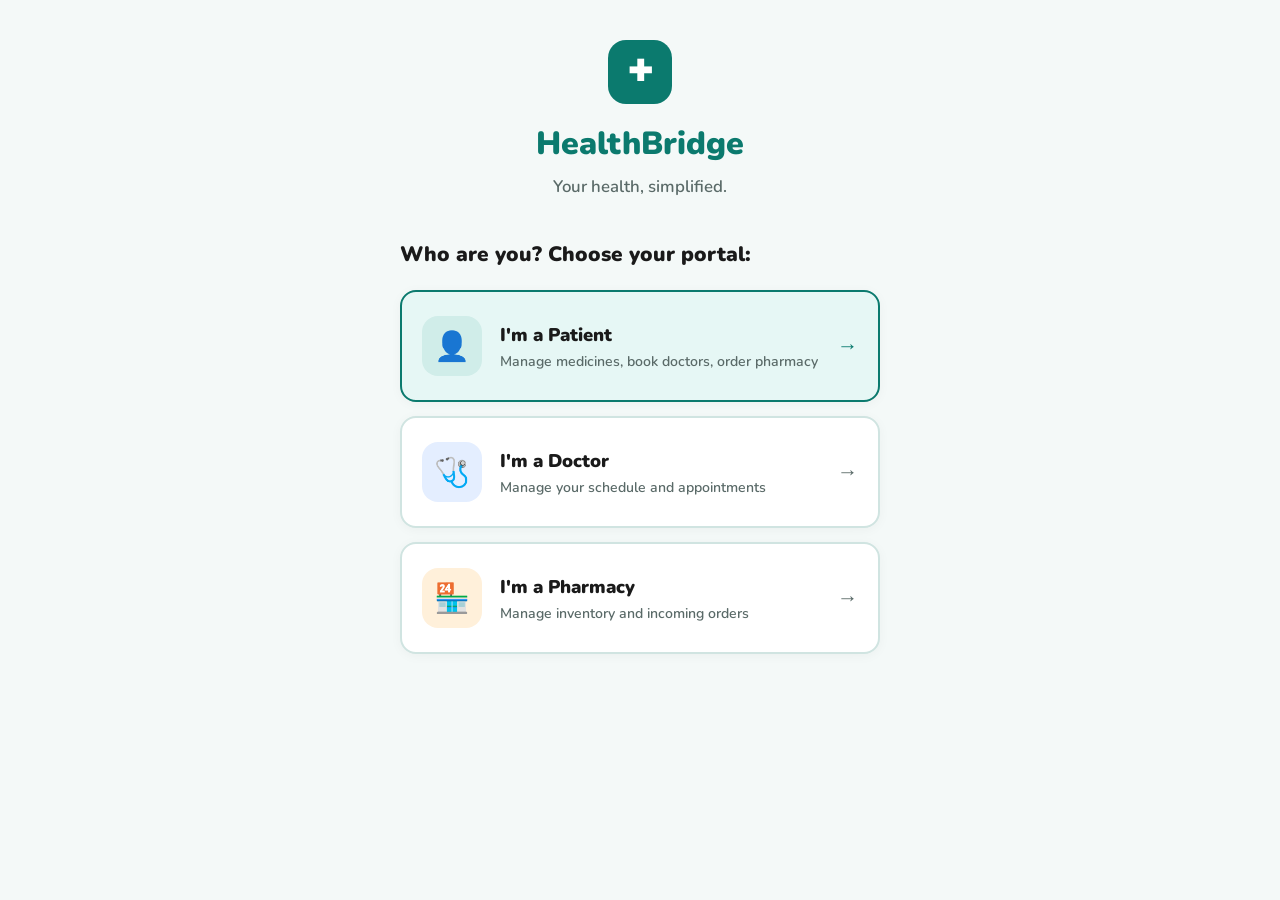
<file: index.html>
<!DOCTYPE html>
<html lang="en">
<head>
<meta charset="UTF-8"/>
<meta name="viewport" content="width=device-width, initial-scale=1.0"/>
<title>HealthBridge - Welcome</title>
<link href="https://cdn.jsdelivr.net/npm/bootstrap@5.3.2/dist/css/bootstrap.min.css" rel="stylesheet"/>
<link href="https://fonts.googleapis.com/css2?family=Nunito:wght@400;600;700;800;900&display=swap" rel="stylesheet"/>
<link rel="stylesheet" href="css/style.css">
</head>
<body>

  <div class="container" style="max-width:520px; padding:40px 20px 60px;">

    <div style="text-align:center; margin-bottom:40px;">
      <div style="width:64px;height:64px;border-radius:18px;background:var(--primary);display:flex;align-items:center;justify-content:center;font-size:1.8rem;color:#fff;font-weight:900;margin:0 auto 16px;">✚</div>
      <div style="font-size:2rem;font-weight:900;color:var(--primary);">HealthBridge</div>
      <div style="font-size:1.05rem;font-weight:600;color:var(--muted);margin-top:6px;">Your health, simplified.</div>
    </div>

    <div style="font-size:1.3rem;font-weight:900;color:var(--text);margin-bottom:20px;">Who are you? Choose your portal:</div>

    <div style="display:flex;flex-direction:column;gap:14px;">

      <div class="role-card-big primary-role" onclick="window.location.href='patient-login.html'">
        <div class="role-big-icon" style="background:#d0ede9;">👤</div>
        <div>
          <div class="role-big-title">I'm a Patient</div>
          <div class="role-big-desc">Manage medicines, book doctors, order pharmacy</div>
        </div>
        <div style="margin-left:auto;font-size:1.3rem;color:var(--primary);">→</div>
      </div>

      <div class="role-card-big" onclick="window.location.href='doctor-login.html'">
        <div class="role-big-icon" style="background:#e4eeff;">🩺</div>
        <div>
          <div class="role-big-title">I'm a Doctor</div>
          <div class="role-big-desc">Manage your schedule and appointments</div>
        </div>
        <div style="margin-left:auto;font-size:1.3rem;color:var(--muted);">→</div>
      </div>

      <div class="role-card-big" onclick="window.location.href='pharmacy-login.html'">
        <div class="role-big-icon" style="background:#fff0da;">🏪</div>
        <div>
          <div class="role-big-title">I'm a Pharmacy</div>
          <div class="role-big-desc">Manage inventory and incoming orders</div>
        </div>
        <div style="margin-left:auto;font-size:1.3rem;color:var(--muted);">→</div>
      </div>

    </div>
  </div>

<script src="https://cdn.jsdelivr.net/npm/bootstrap@5.3.2/dist/js/bootstrap.bundle.min.js"></script>
</body>
</html>
</file>
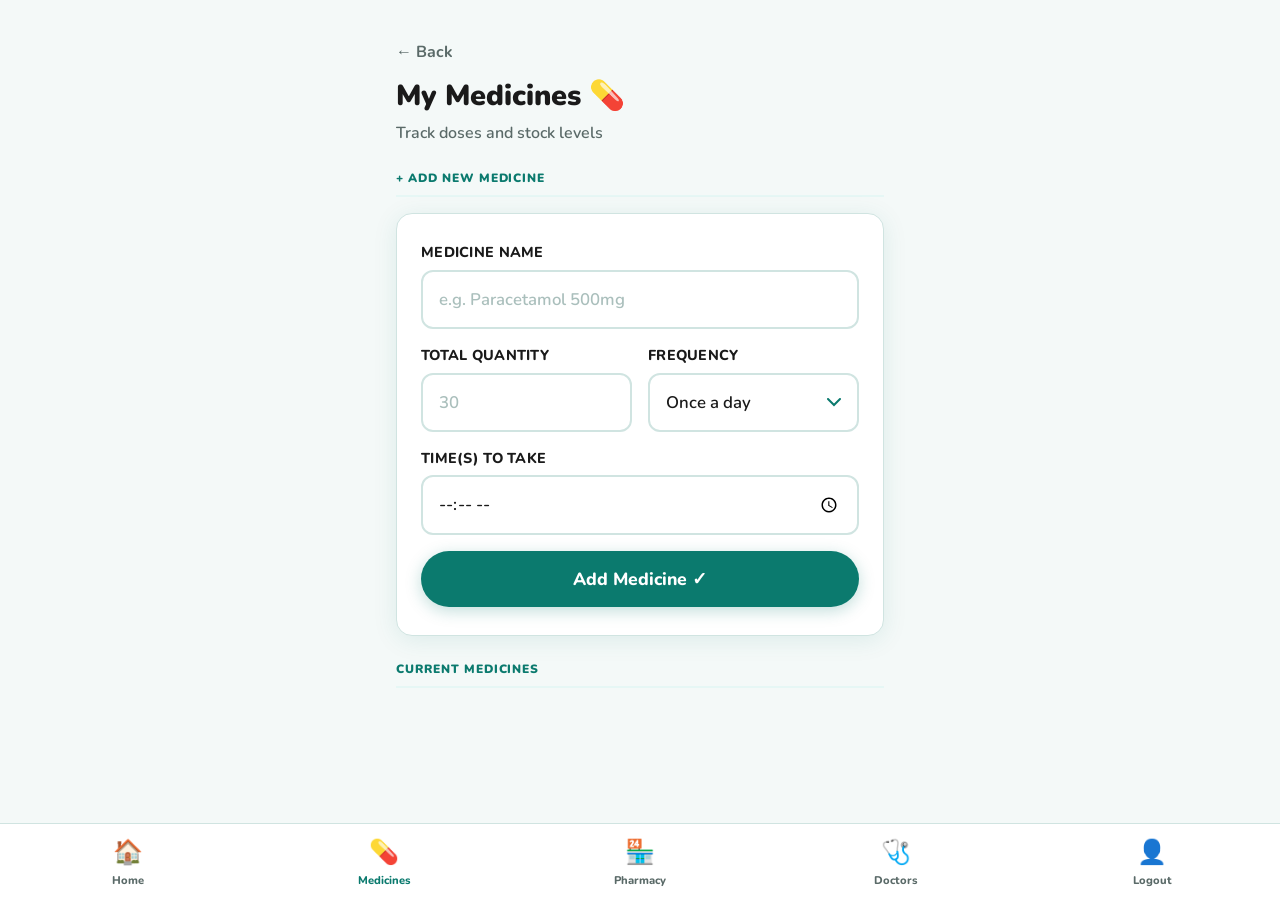
<file: medicine-tracker.html>
<!DOCTYPE html>
<html lang="en">
<head>
<meta charset="UTF-8"/>
<meta name="viewport" content="width=device-width, initial-scale=1.0"/>
<title>HealthBridge - Medicine Tracker</title>
<link href="https://cdn.jsdelivr.net/npm/bootstrap@5.3.2/dist/css/bootstrap.min.css" rel="stylesheet"/>
<link href="https://fonts.googleapis.com/css2?family=Nunito:wght@400;600;700;800;900&display=swap" rel="stylesheet"/>
<link rel="stylesheet" href="css/style.css">
</head>
<body>

  <div class="page-content">
    <div class="container" style="max-width:520px;padding:30px 16px;">
      <button class="back-btn" onclick="window.location.href='patient-dashboard.html'">← Back</button>
      <div class="page-title">My Medicines 💊</div>
      <div class="page-sub">Track doses and stock levels</div>

      <div class="section-divider">+ Add New Medicine</div>
      <div class="hb-card mb-4">
        <div class="mb-3">
          <label class="hb-label">Medicine Name</label>
          <input class="hb-input" type="text" id="med-name" placeholder="e.g. Paracetamol 500mg"/>
        </div>
        
        <div class="row g-3 mb-3">
          <div class="col-6">
            <label class="hb-label">Total Quantity</label>
            <input class="hb-input" type="number" id="med-qty" placeholder="30" min="1"/>
          </div>
          <div class="col-6">
            <label class="hb-label">Frequency</label>
            <select class="hb-input" id="med-freq" onchange="updateTimeInputs()">
              <option value="Once a day">Once a day</option>
              <option value="Twice a day">Twice a day</option>
              <option value="Three times">Three times</option>
              <option value="As needed">As needed</option>
            </select>
          </div>
        </div>
        
        <div class="mb-3">
          <label class="hb-label">Time(s) to take</label>
          <div id="time-inputs-container" style="display:flex; gap:10px; flex-wrap: wrap;">
            <input class="hb-input" type="time" required/>
          </div>
        </div>
        
        <button class="btn-hb-primary" onclick="addNewMedicine()">Add Medicine ✓</button>
      </div>

      <div class="section-divider">Current Medicines</div>
      <div id="medicine-list-container" style="display:flex;flex-direction:column;gap:12px;"></div>

    </div>
  </div>

  <nav class="bottom-nav">
    <button class="bn-item" onclick="window.location.href='patient-dashboard.html'"><span class="bn-icon">🏠</span>Home</button>
    <button class="bn-item active" onclick="window.location.href='medicine-tracker.html'"><span class="bn-icon">💊</span>Medicines</button>
    <button class="bn-item" onclick="window.location.href='pharmacy-stores.html'"><span class="bn-icon">🏪</span>Pharmacy</button>
    <button class="bn-item" onclick="window.location.href='doctor-search.html'"><span class="bn-icon">🩺</span>Doctors</button>
    <button class="bn-item" onclick="confirmLogout()"><span class="bn-icon">👤</span>Logout</button>
  </nav>

<script>
  let myMedicines = JSON.parse(localStorage.getItem('healthBridge_medicines')) || [];

  // --- 1. Dynamic Clock Inputs Logic ---
  function updateTimeInputs() {
    const freq = document.getElementById('med-freq').value;
    const container = document.getElementById('time-inputs-container');
    
    // Decide how many clocks we need
    let count = 1;
    if (freq === 'Twice a day') count = 2;
    if (freq === 'Three times') count = 3;
    if (freq === 'As needed') count = 0; // No clocks needed

    container.innerHTML = ''; // Clear existing clocks
    
    // Inject the new clocks
    for (let i = 0; i < count; i++) {
      container.innerHTML += `<input class="hb-input" type="time" style="flex:1;" required/>`;
    }
    
    if (count === 0) {
      container.innerHTML = `<div style="font-size:.9rem; color:var(--muted); font-weight:600;">Take only when experiencing symptoms.</div>`;
    }
  }

  // --- 2. Render UI ---
  function renderMedicines() {
    const container = document.getElementById('medicine-list-container');
    container.innerHTML = ''; 
    myMedicines.forEach(med => {
      let stockClass = med.quantity <= 5 ? "stock-low" : "stock-ok";
      let stockText = med.quantity <= 5 ? `⚠ Only ${med.quantity} left` : `✓ ${med.quantity} left`;

      // Extract all display times and join them with a comma (e.g. "8:00 AM, 8:00 PM")
      let timeString = "As needed";
      if (med.times && med.times.length > 0) {
        timeString = med.times.map(t => t.displayTime).join(', ');
      }

      const card = `
        <div class="med-card">
          <div class="med-pill-icon">💊</div>
          <div style="flex:1;">
            <div class="med-name">${med.name}</div>
            <div class="med-info">${med.frequency} · ${timeString}</div>
            <div class="med-stock ${stockClass}" id="stock-${med.id}">${stockText}</div>
          </div>
          <button class="btn-taken" onclick="markTaken(${med.id})">✓ Mark Taken</button>
          <button class="btn-hb-danger" style="padding: 10px; font-size: 0.8rem; margin-left: 5px;" onclick="deleteMedicine(${med.id})">X</button>
        </div>
      `;
      container.insertAdjacentHTML('beforeend', card);
    });
  }

  // --- 3. Add Medicine (Upgraded for Multiple Times) ---
  function addNewMedicine() {
    const nameVal = document.getElementById('med-name').value.trim();
    const qtyVal = document.getElementById('med-qty').value;
    const freqVal = document.getElementById('med-freq').value;
    
    // Grab all the clock inputs we generated
    const timeInputs = document.querySelectorAll('#time-inputs-container input[type="time"]');
    let timesList = [];
    let allTimesFilled = true;

    timeInputs.forEach(input => {
      if (!input.value) {
        allTimesFilled = false;
      } else {
        // Convert to 12-hour AM/PM format
        let parts = input.value.split(':');
        let hours = parseInt(parts[0]);
        let ampm = hours >= 12 ? 'PM' : 'AM';
        hours = hours % 12 || 12;
        let display = hours + ':' + parts[1] + ' ' + ampm;
        
        timesList.push({
          rawTime: input.value,
          displayTime: display,
          alarmTriggered: false
        });
      }
    });

    if (!nameVal || !qtyVal || !allTimesFilled) { 
      alert('Please fill out all fields and set all clocks.'); 
      return; 
    }

    const newMed = {
      id: Date.now(),
      name: nameVal,
      quantity: parseInt(qtyVal),
      frequency: freqVal,
      times: timesList // We now save an array of times!
    };

    myMedicines.push(newMed);
    localStorage.setItem('healthBridge_medicines', JSON.stringify(myMedicines)); 
    
    renderMedicines(); 
    
    // Reset Form
    document.getElementById('med-name').value = '';
    document.getElementById('med-qty').value = '';
    document.getElementById('med-freq').value = 'Once a day';
    updateTimeInputs(); // Reset clocks back to 1
  }

  // --- 4. Inventory Math ---
  function markTaken(medicineId) {
    let med = myMedicines.find(m => m.id === medicineId);
    if (med && med.quantity > 0) {
      med.quantity -= 1; 
      localStorage.setItem('healthBridge_medicines', JSON.stringify(myMedicines)); 
      renderMedicines(); 
    }
  }

  function deleteMedicine(medicineId) {
    if (confirm("Remove this medicine?")) {
      myMedicines = myMedicines.filter(m => m.id !== medicineId);
      localStorage.setItem('healthBridge_medicines', JSON.stringify(myMedicines));
      renderMedicines();
    }
  }

  // --- 5. Multi-Alarm System ---
  setInterval(function() {
    const now = new Date();
    const currentTimeString = now.getHours().toString().padStart(2, '0') + ':' + now.getMinutes().toString().padStart(2, '0');
    let needsSave = false;

    myMedicines.forEach(med => {
      if (med.times) {
        med.times.forEach(t => {
          if (t.rawTime === currentTimeString && !t.alarmTriggered) {
            alert(`🔔 HEALTHBRIDGE REMINDER: It is time to take your ${med.name}!`);
            t.alarmTriggered = true;
            needsSave = true;
          }
        });
      }
    });

    if (needsSave) {
      localStorage.setItem('healthBridge_medicines', JSON.stringify(myMedicines));
    }
  }, 5000);

  function confirmLogout() {
    if (confirm("Are you sure you want to log out of HealthBridge?")) {
      localStorage.removeItem('healthBridge_patientName');
      window.location.href = 'index.html';
    }
  }

  renderMedicines();
</script>
</body>
</html>
</file>
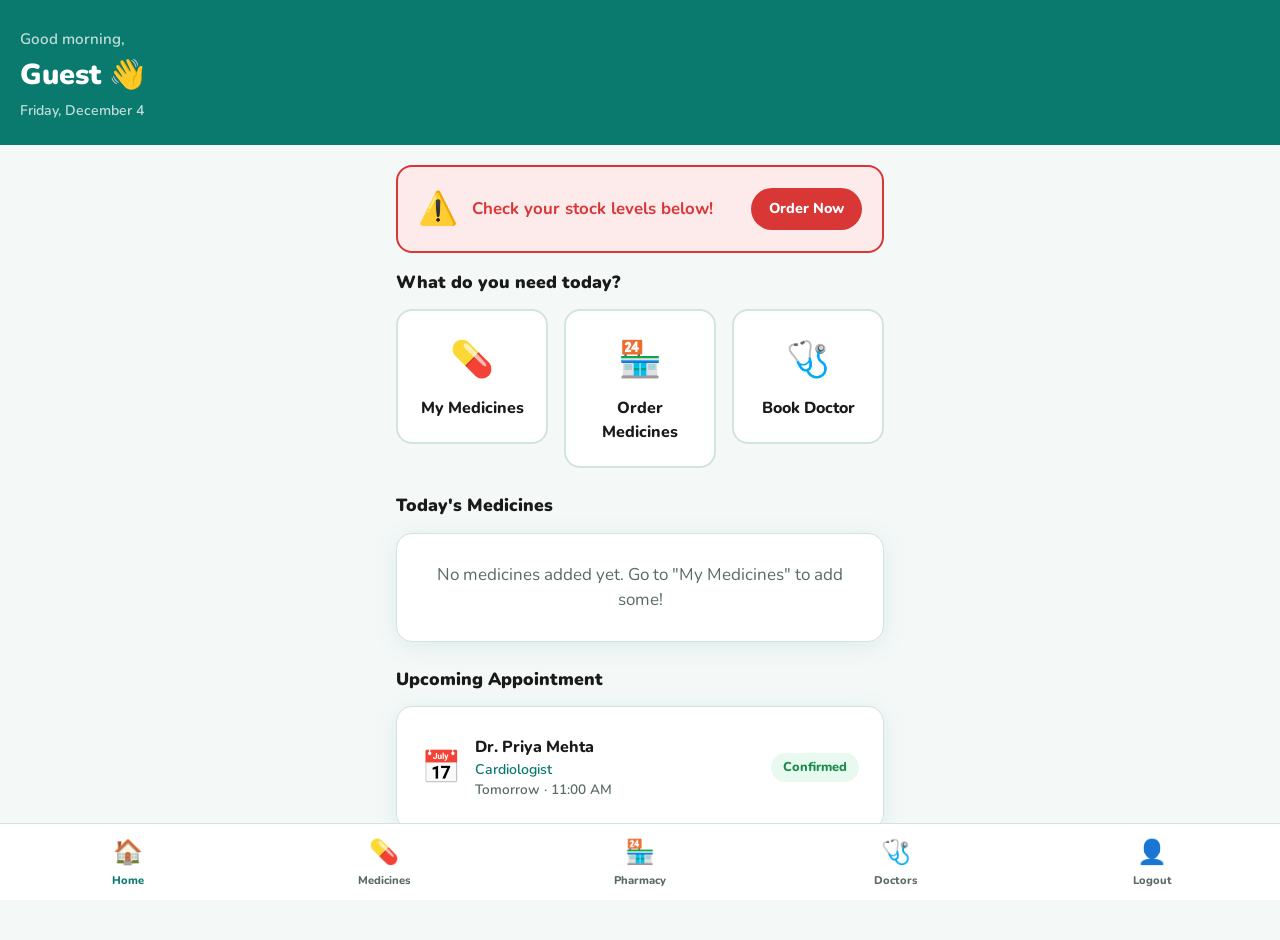
<file: patient-dashboard.html>
<!DOCTYPE html>
<html lang="en">
<head>
<meta charset="UTF-8"/>
<meta name="viewport" content="width=device-width, initial-scale=1.0"/>
<title>HealthBridge - Patient Dashboard</title>
<link href="https://cdn.jsdelivr.net/npm/bootstrap@5.3.2/dist/css/bootstrap.min.css" rel="stylesheet"/>
<link href="https://fonts.googleapis.com/css2?family=Nunito:wght@400;600;700;800;900&display=swap" rel="stylesheet"/>
<link rel="stylesheet" href="css/style.css">
</head>
<body>

  <div class="page-content">
    <div style="background:var(--primary);padding:28px 20px 24px;">
      <div style="color:rgba(255,255,255,.75);font-size:.95rem;font-weight:600;">Good morning,</div>
      <div id="greeting-name" style="color:#fff;font-size:1.8rem;font-weight:900;margin-top:2px;">Guest 👋</div>
      <div id="current-date" style="color:rgba(255,255,255,.75);font-size:.88rem;font-weight:600;margin-top:4px;">Loading Date...</div>
    </div>

    <div class="container" style="max-width:520px;padding:20px 16px;">

      <div class="alert-low-stock mb-3">
        <div class="alert-icon">⚠️</div>
        <div class="alert-msg flex-grow-1">Check your stock levels below!</div>
        <button class="alert-action" onclick="window.location.href='pharmacy-stores.html'">Order Now</button>
      </div>

      <div style="font-size:1.1rem;font-weight:900;color:var(--text);margin-bottom:14px;">What do you need today?</div>
      <div class="row g-3 mb-4">
        <div class="col-4"><button class="quick-action" onclick="window.location.href='medicine-tracker.html'"><div class="qa-icon">💊</div><div class="qa-label">My Medicines</div></button></div>
        <div class="col-4"><button class="quick-action" onclick="window.location.href='pharmacy-stores.html'"><div class="qa-icon">🏪</div><div class="qa-label">Order Medicines</div></button></div>
        <div class="col-4"><button class="quick-action" onclick="window.location.href='doctor-search.html'"><div class="qa-icon">🩺</div><div class="qa-label">Book Doctor</div></button></div>
      </div>

      <div style="font-size:1.1rem;font-weight:900;color:var(--text);margin-bottom:14px;">Today's Medicines</div>
      
      <div id="dashboard-med-list" style="display:flex;flex-direction:column;gap:12px;"></div>

      <div style="font-size:1.1rem;font-weight:900;color:var(--text);margin:24px 0 14px;">Upcoming Appointment</div>
      <div class="hb-card" style="display:flex;align-items:center;gap:14px;">
        <div style="font-size:2rem;">📅</div>
        <div style="flex:1;">
          <div style="font-size:1rem;font-weight:800;">Dr. Priya Mehta</div>
          <div style="font-size:.88rem;font-weight:600;color:var(--primary);">Cardiologist</div>
          <div style="font-size:.85rem;font-weight:600;color:var(--muted);">Tomorrow · 11:00 AM</div>
        </div>
        <div style="background:var(--success-lt);color:var(--success);border-radius:50px;padding:5px 12px;font-size:.8rem;font-weight:800;">Confirmed</div>
      </div>

    </div>
  </div>

  <nav class="bottom-nav">
    <button class="bn-item active" onclick="window.location.href='patient-dashboard.html'"><span class="bn-icon">🏠</span>Home</button>
    <button class="bn-item" onclick="window.location.href='medicine-tracker.html'"><span class="bn-icon">💊</span>Medicines</button>
    <button class="bn-item" onclick="window.location.href='pharmacy-stores.html'"><span class="bn-icon">🏪</span>Pharmacy</button>
    <button class="bn-item" onclick="window.location.href='doctor-search.html'"><span class="bn-icon">🩺</span>Doctors</button>
    <button class="bn-item" onclick="confirmLogout()"><span class="bn-icon">👤</span>Logout</button>
  </nav>

<script>
  // Setup Header Details
  const savedName = localStorage.getItem('healthBridge_patientName');
  if (savedName) document.getElementById('greeting-name').innerHTML = savedName + " 👋";
  document.getElementById('current-date').textContent = new Date().toLocaleDateString('en-US', { weekday: 'long', day: 'numeric', month: 'long' });

  let myMedicines = JSON.parse(localStorage.getItem('healthBridge_medicines')) || [];

  function renderMedicines() {
    const container = document.getElementById('dashboard-med-list');
    container.innerHTML = ''; 

    if (myMedicines.length === 0) {
      container.innerHTML = '<div class="hb-card" style="text-align:center;color:var(--muted);">No medicines added yet. Go to "My Medicines" to add some!</div>';
      return;
    }

    myMedicines.forEach(med => {
      let stockClass = med.quantity <= 5 ? "stock-low" : "stock-ok";
      let stockText = med.quantity <= 5 ? `⚠ Only ${med.quantity} left` : `✓ ${med.quantity} left`;

      // NEW: Extract all display times and join them with a comma
      let timeString = "As needed";
      if (med.times && med.times.length > 0) {
        timeString = med.times.map(t => t.displayTime).join(', ');
      }

      const card = `
        <div class="med-card">
          <div class="med-pill-icon">💊</div>
          <div style="flex:1;">
            <div class="med-name">${med.name}</div>
            <div class="med-info">${med.frequency} · ${timeString}</div>
            <div class="med-stock ${stockClass}" id="dash-stock-${med.id}">${stockText}</div>
          </div>
          <button class="btn-taken" id="dash-btn-${med.id}" onclick="markTaken(${med.id})">✓ Mark Taken</button>
        </div>
      `;
      container.insertAdjacentHTML('beforeend', card);
    });
  }

  function markTaken(medicineId) {
    let med = myMedicines.find(m => m.id === medicineId);
    if (med && med.quantity > 0) {
      med.quantity -= 1; 
      localStorage.setItem('healthBridge_medicines', JSON.stringify(myMedicines)); 
      renderMedicines(); 
    }
  }

  setInterval(function() {
    const now = new Date();
    const currentTimeString = now.getHours().toString().padStart(2, '0') + ':' + now.getMinutes().toString().padStart(2, '0');
    let needsSave = false;
    
    myMedicines.forEach(med => {
      if (med.times) {
        med.times.forEach(t => {
          if (t.rawTime === currentTimeString && !t.alarmTriggered) {
            alert(`🔔 HEALTHBRIDGE REMINDER: It is time to take your ${med.name}!`);
            t.alarmTriggered = true;
            needsSave = true;
          }
        });
      }
    });

    if (needsSave) {
      localStorage.setItem('healthBridge_medicines', JSON.stringify(myMedicines));
    }
  }, 5000);

  function confirmLogout() {
    if (confirm("Are you sure you want to log out of HealthBridge?")) {
      localStorage.removeItem('healthBridge_patientName');
      window.location.href = 'index.html';
    }
  }

  // Run on page load
  renderMedicines();
</script>
</body>
</html>
</file>
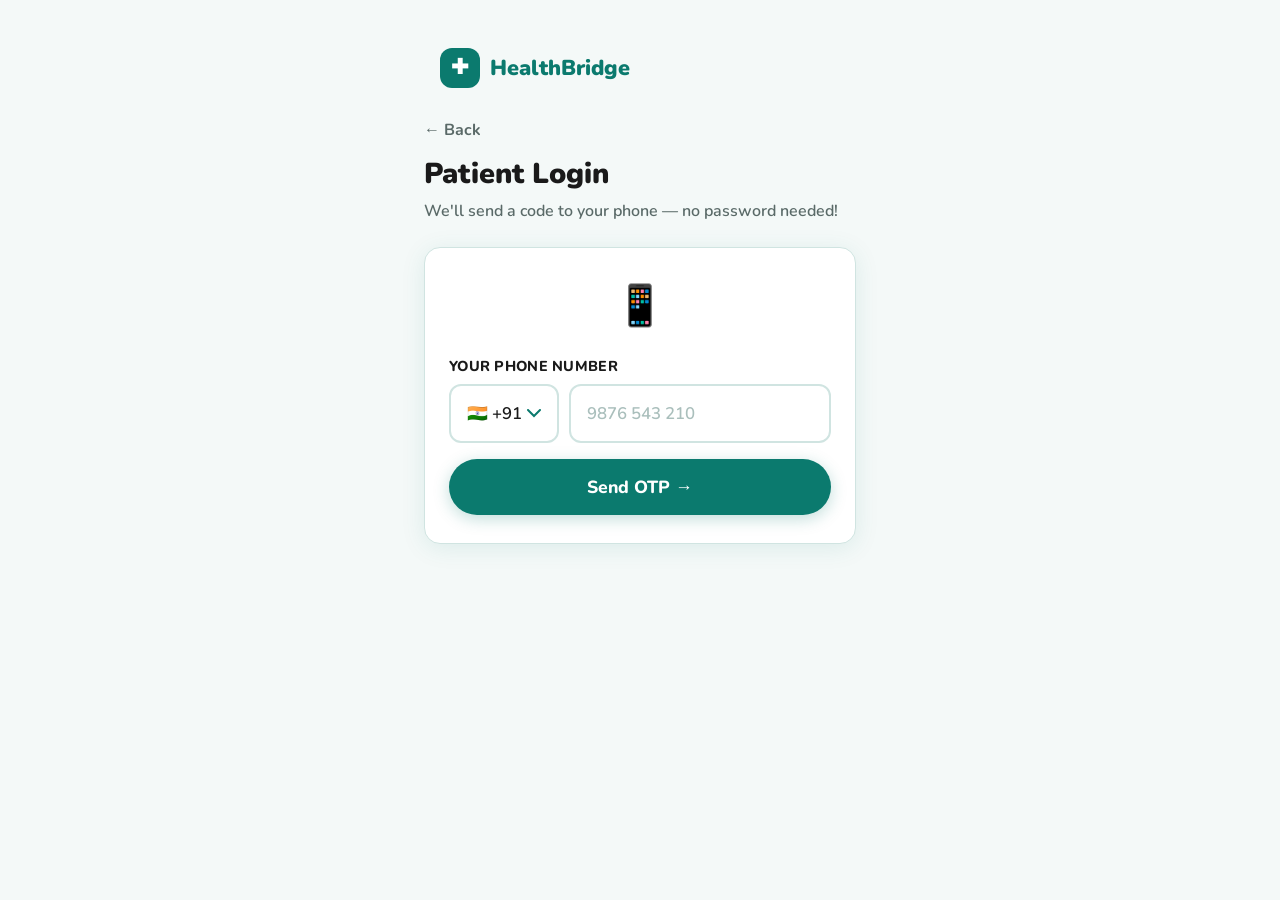
<file: patient-login.html>
<!DOCTYPE html>
<html lang="en">
<head>
<meta charset="UTF-8"/>
<meta name="viewport" content="width=device-width, initial-scale=1.0"/>
<title>HealthBridge - Patient Login</title>
<link href="https://cdn.jsdelivr.net/npm/bootstrap@5.3.2/dist/css/bootstrap.min.css" rel="stylesheet"/>
<link href="https://fonts.googleapis.com/css2?family=Nunito:wght@400;600;700;800;900&display=swap" rel="stylesheet"/>
<link rel="stylesheet" href="css/style.css">
</head>
<body>

  <div class="container" style="max-width:480px; padding:30px 20px 60px;">
    <div class="logo-bar"><div class="logo-mark">✚</div><div class="logo-name">HealthBridge</div></div>
    
    <div style="padding:20px 4px 0;">
      <button class="back-btn" onclick="window.location.href='index.html'">← Back</button>
      
      <div class="page-title">Patient Login</div>
      <div class="page-sub">We'll send a code to your phone — no password needed!</div>

      <div class="hb-card" style="margin-top:24px;">

        <div id="otp-step-1">
          <div style="font-size:2.5rem;text-align:center;margin-bottom:20px;">📱</div>
          <div class="mb-3">
            <label class="hb-label">Your Phone Number</label>
            <div style="display:flex;gap:10px;">
              <select class="hb-input" style="width:110px;flex-shrink:0;">
                <option>🇮🇳 +91</option>
              </select>
              <input class="hb-input" type="tel" id="phone-input" maxlength="10" placeholder="9876 543 210" style="flex:1;"/>
            </div>
          </div>
          <button class="btn-hb-primary" onclick="validatePhoneAndShowOTP()">Send OTP →</button>
        </div>

        <div id="otp-step-2" style="display:none;">
          <div style="font-size:2.5rem;text-align:center;margin-bottom:12px;">🔐</div>
          <div style="text-align:center;font-size:1rem;font-weight:700;color:var(--muted);margin-bottom:20px;">
            Enter the 6-digit code sent to<br/>
            <strong style="color:var(--text);" id="display-phone">+91 98765 43210</strong>
          </div>
          
          <div class="otp-row mb-3">
            <input class="otp-box" maxlength="1" oninput="otpFwd(this,0)"/>
            <input class="otp-box" maxlength="1" oninput="otpFwd(this,1)"/>
            <input class="otp-box" maxlength="1" oninput="otpFwd(this,2)"/>
            <input class="otp-box" maxlength="1" oninput="otpFwd(this,3)"/>
            <input class="otp-box" maxlength="1" oninput="otpFwd(this,4)"/>
            <input class="otp-box" maxlength="1" oninput="otpFwd(this,5)"/>
          </div>
          
          <p style="text-align:center;font-size:.9rem;font-weight:600;color:var(--muted);margin-bottom:20px;">
            Didn't get it? <span class="link-text">Resend OTP</span>
          </p>
          
          <button class="btn-hb-primary" onclick="window.location.href='patient-profile-setup.html'">Verify & Sign In →</button>
        </div>

      </div>
    </div>
  </div>

<script>
  // 1. Prevent typing letters into the phone number field
  document.getElementById('phone-input').addEventListener('input', function (e) {
    // This replaces any non-digit character with nothing
    this.value = this.value.replace(/[^0-9]/g, '');
  });

  // 2. Validate length before showing OTP
  function validatePhoneAndShowOTP() {
    const phoneInput = document.getElementById('phone-input').value;

    // Check if it's exactly 10 digits
    if (phoneInput.length !== 10) {
      alert("Please enter a valid 10-digit mobile number.");
      return; // Stop the function here if invalid
    }

    // If valid, hide Step 1 and show Step 2
    document.getElementById('otp-step-1').style.display = 'none';
    document.getElementById('otp-step-2').style.display = 'block';

    // Update the text to show the actual number they entered
    document.getElementById('display-phone').textContent = "+91 " + phoneInput;

    // Automatically put the cursor in the first OTP box
    document.querySelectorAll('.otp-box')[0].focus();
  }

  // 3. Auto-forwarding logic for the OTP boxes
  function otpFwd(input, idx) {
    // Prevent typing letters in the OTP boxes
    input.value = input.value.replace(/[^0-9]/g, '');
    
    // If a number was typed, move to the next box
    if (input.value.length === 1) {
      const boxes = document.querySelectorAll('.otp-box');
      if (idx + 1 < boxes.length) {
        boxes[idx + 1].focus();
      }
    }
  }
</script>

<script src="https://cdn.jsdelivr.net/npm/bootstrap@5.3.2/dist/js/bootstrap.bundle.min.js"></script>
</body>
</html>
</file>
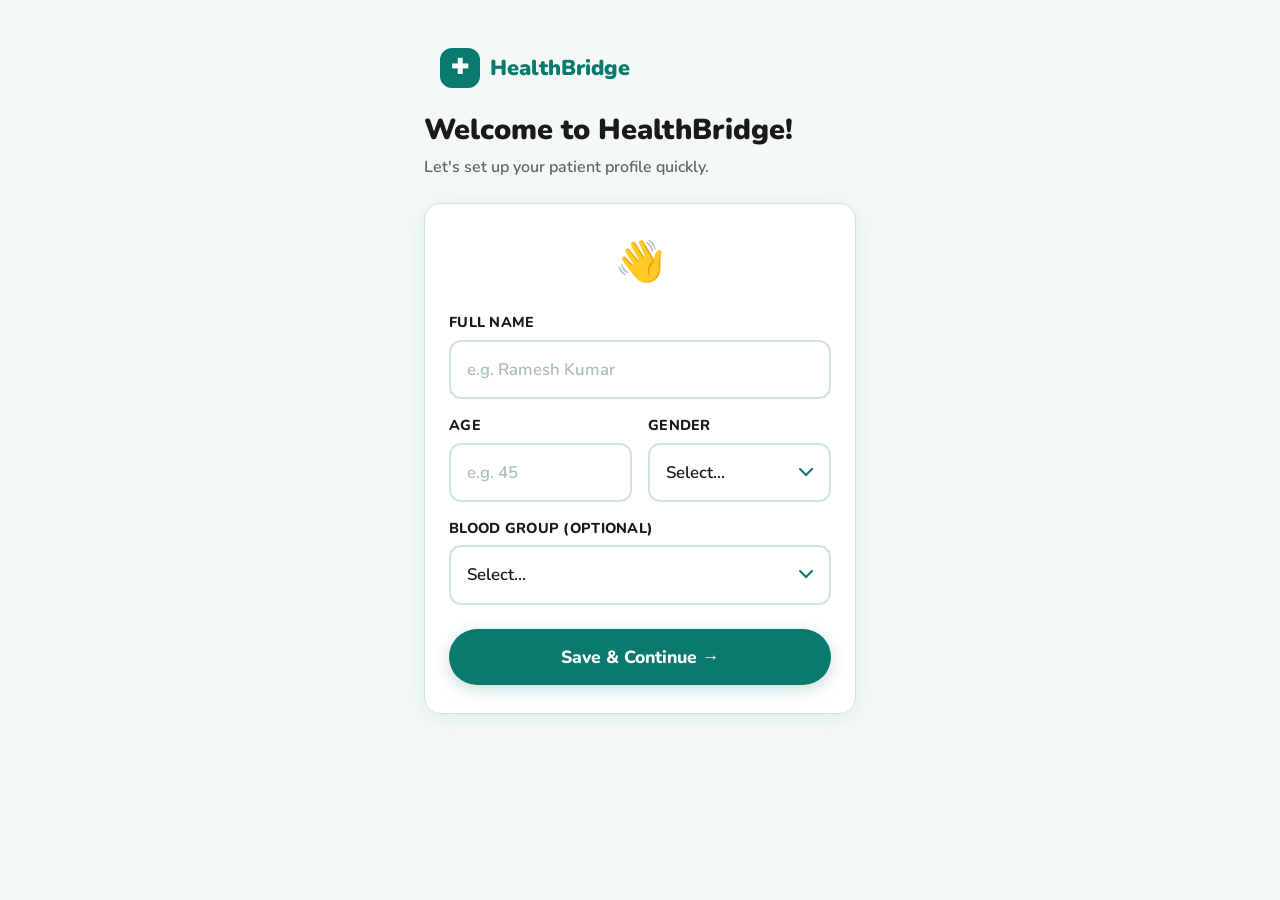
<file: patient-profile-setup.html>
<!DOCTYPE html>
<html lang="en">
<head>
<meta charset="UTF-8"/>
<meta name="viewport" content="width=device-width, initial-scale=1.0"/>
<title>HealthBridge - Setup Profile</title>
<link href="https://cdn.jsdelivr.net/npm/bootstrap@5.3.2/dist/css/bootstrap.min.css" rel="stylesheet"/>
<link href="https://fonts.googleapis.com/css2?family=Nunito:wght@400;600;700;800;900&display=swap" rel="stylesheet"/>
<link rel="stylesheet" href="css/style.css">
</head>
<body>

  <div class="container" style="max-width:480px; padding:30px 20px 60px;">
    <div class="logo-bar"><div class="logo-mark">✚</div><div class="logo-name">HealthBridge</div></div>

    <div style="padding:20px 4px 0;">
      <div class="page-title">Welcome to HealthBridge!</div>
      <div class="page-sub">Let's set up your patient profile quickly.</div>

      <div class="hb-card" style="margin-top:24px;">
        <div style="font-size:2.5rem;text-align:center;margin-bottom:20px;">👋</div>

        <div class="mb-3">
          <label class="hb-label">Full Name</label>
          <input class="hb-input" type="text" id="patient-name" placeholder="e.g. Ramesh Kumar"/>
        </div>

        <div class="row g-3 mb-3">
          <div class="col-6">
            <label class="hb-label">Age</label>
            <input class="hb-input" type="number" id="patient-age" placeholder="e.g. 45" min="1" max="120"/>
          </div>
          <div class="col-6">
            <label class="hb-label">Gender</label>
            <select class="hb-input" id="patient-gender">
              <option value="">Select...</option>
              <option value="Male">Male</option>
              <option value="Female">Female</option>
              <option value="Other">Other</option>
            </select>
          </div>
        </div>

        <div class="mb-4">
          <label class="hb-label">Blood Group (Optional)</label>
          <select class="hb-input" id="patient-blood">
            <option value="">Select...</option>
            <option value="A+">A+</option>
            <option value="O+">O+</option>
            <option value="B+">B+</option>
            <option value="AB+">AB+</option>
            <option value="A-">A-</option>
            <option value="O-">O-</option>
            <option value="B-">B-</option>
            <option value="AB-">AB-</option>
          </select>
        </div>

        <button class="btn-hb-primary" onclick="saveProfile()">Save & Continue →</button>
      </div>
    </div>
  </div>

<script>
  function saveProfile() {
    // 1. Grab the values the user typed in
    const name = document.getElementById('patient-name').value.trim();
    const age = document.getElementById('patient-age').value;
    const gender = document.getElementById('patient-gender').value;

    // 2. Validate the form to ensure they didn't leave anything blank
    if (!name) {
      alert("Please enter your full name.");
      return;
    }
    if (!age || age <= 0 || age > 120) {
      alert("Please enter a valid age.");
      return;
    }
    if (!gender) {
      alert("Please select your gender.");
      return;
    }

    // 3. Save the name to the browser's local storage!
    localStorage.setItem('healthBridge_patientName', name);

    // 4. Move them to the dashboard
    window.location.href = 'patient-dashboard.html';
  }
</script>

<script src="https://cdn.jsdelivr.net/npm/bootstrap@5.3.2/dist/js/bootstrap.bundle.min.js"></script>
</body>
</html>
</file>
<file: css/style.css>
/* ============================================================
   GLOBAL — Elderly-first: large text, high contrast, minimal
   ============================================================ */
:root {
  --primary:   #0b7a6e;
  --primary-lt:#e6f7f5;
  --primary-dk:#075c53;
  --accent:    #f4a234;
  --danger:    #d93636;
  --danger-lt: #fdeaea;
  --success:   #1a8a4a;
  --success-lt:#e8f9f0;
  --text:      #1a1a1a;
  --muted:     #5a6a68;
  --border:    #d0e4e1;
  --bg:        #f4f9f8;
  --white:     #ffffff;
  --radius:    16px;
  --shadow:    0 4px 24px rgba(11,122,110,.10);
}

* { box-sizing: border-box; margin: 0; padding: 0; }

body {
  font-family: 'Nunito', sans-serif;
  font-size: 17px; /* min 16px per brief */
  background: var(--bg);
  color: var(--text);
  min-height: 100vh;
}

/* ── Screens ── */
.screen { display: none; }
.screen.active { display: block; }

/* ── Logo bar ── */
.logo-bar {
  display: flex; align-items: center; gap: 10px;
  padding: 18px 20px 0;
}
.logo-mark {
  width: 40px; height: 40px; border-radius: 12px;
  background: var(--primary); color: #fff;
  font-size: 1.3rem; font-weight: 900;
  display: flex; align-items: center; justify-content: center;
}
.logo-name { font-size: 1.35rem; font-weight: 900; color: var(--primary); }

/* ── Back btn ── */
.back-btn {
  background: none; border: none; color: var(--muted);
  font-family: 'Nunito', sans-serif; font-size: 1rem; font-weight: 700;
  cursor: pointer; padding: 10px 0; display: flex; align-items: center; gap: 6px;
}
.back-btn:hover { color: var(--primary); }

/* ── Headings ── */
.page-title   { font-size: 1.8rem; font-weight: 900; color: var(--text); }
.page-sub     { font-size: 1rem;   font-weight: 600; color: var(--muted); margin-top: 4px; }

/* ── Card ── */
.hb-card {
  background: var(--white);
  border-radius: var(--radius);
  box-shadow: var(--shadow);
  border: 1px solid var(--border);
  padding: 28px 24px;
}

/* ── Buttons ── */
.btn-hb-primary {
  background: var(--primary); color: #fff;
  border: none; border-radius: 50px;
  font-family: 'Nunito', sans-serif;
  font-size: 1.1rem; font-weight: 800;
  padding: 15px 28px; width: 100%;
  cursor: pointer; transition: all .2s;
  box-shadow: 0 4px 16px rgba(11,122,110,.25);
}
.btn-hb-primary:hover { background: var(--primary-dk); transform: translateY(-2px); }

.btn-hb-outline {
  background: transparent; color: var(--primary);
  border: 2.5px solid var(--primary); border-radius: 50px;
  font-family: 'Nunito', sans-serif;
  font-size: 1.1rem; font-weight: 800;
  padding: 13px 28px; width: 100%;
  cursor: pointer; transition: all .2s;
}
.btn-hb-outline:hover { background: var(--primary-lt); }

.btn-hb-danger {
  background: var(--danger); color: #fff;
  border: none; border-radius: 50px;
  font-family: 'Nunito', sans-serif;
  font-size: 1rem; font-weight: 800;
  padding: 12px 24px; cursor: pointer;
}
.btn-hb-success {
  background: var(--success); color: #fff;
  border: none; border-radius: 50px;
  font-family: 'Nunito', sans-serif;
  font-size: 1rem; font-weight: 800;
  padding: 12px 24px; cursor: pointer;
}

/* ── Form inputs ── */
.hb-label {
  font-size: .9rem; font-weight: 800; color: var(--text);
  margin-bottom: 6px; display: block; letter-spacing: .02em;
  text-transform: uppercase;
}
.hb-input {
  width: 100%; padding: 15px 16px; border-radius: 12px;
  border: 2px solid var(--border);
  font-family: 'Nunito', sans-serif; font-size: 1.05rem; font-weight: 600;
  color: var(--text); background: #fff; outline: none;
  transition: border .2s, box-shadow .2s;
}
.hb-input:focus {
  border-color: var(--primary);
  box-shadow: 0 0 0 4px rgba(11,122,110,.10);
}
.hb-input::placeholder { color: #aabfbc; }

select.hb-input {
  appearance: none;
  background-image: url("data:image/svg+xml,%3Csvg xmlns='http://www.w3.org/2000/svg' width='14' height='9'%3E%3Cpath d='M1 1l6 6 6-6' stroke='%230b7a6e' stroke-width='2' fill='none' stroke-linecap='round'/%3E%3C/svg%3E");
  background-repeat: no-repeat;
  background-position: right 16px center;
}

/* ── Alert box ── */
.alert-low-stock {
  background: var(--danger-lt);
  border: 2px solid var(--danger);
  border-radius: var(--radius);
  padding: 18px 20px;
  display: flex; align-items: center; gap: 14px;
}
.alert-low-stock .alert-icon { font-size: 2rem; }
.alert-low-stock .alert-msg  { font-size: 1.05rem; font-weight: 700; color: var(--danger); line-height: 1.4; }
.alert-low-stock .alert-action {
  background: var(--danger); color: #fff; border: none;
  border-radius: 50px; padding: 10px 18px;
  font-family: 'Nunito', sans-serif; font-weight: 800; font-size: .9rem;
  cursor: pointer; white-space: nowrap; flex-shrink: 0;
}

/* ── Quick action buttons ── */
.quick-action {
  background: var(--white); border: 2px solid var(--border);
  border-radius: var(--radius); padding: 22px 16px;
  text-align: center; cursor: pointer;
  transition: all .22s; display: flex; flex-direction: column;
  align-items: center; gap: 10px; width: 100%;
}
.quick-action:hover { border-color: var(--primary); box-shadow: var(--shadow); transform: translateY(-3px); }
.quick-action .qa-icon { font-size: 2.2rem; }
.quick-action .qa-label { font-size: 1rem; font-weight: 800; color: var(--text); }

/* ── Nav bar (bottom, mobile-first) ── */
.bottom-nav {
  position: fixed; bottom: 0; left: 0; right: 0;
  background: var(--white); border-top: 1px solid var(--border);
  display: flex; z-index: 100;
}
.bn-item {
  flex: 1; display: flex; flex-direction: column; align-items: center;
  padding: 10px 4px; cursor: pointer; font-size: .7rem; font-weight: 800;
  color: var(--muted); gap: 3px; transition: color .2s; border: none; background: none;
}
.bn-item.active { color: var(--primary); }
.bn-item .bn-icon { font-size: 1.5rem; }

/* ── Medicine card ── */
.med-card {
  background: var(--white); border-radius: var(--radius);
  border: 1.5px solid var(--border); padding: 18px 20px;
  display: flex; align-items: center; gap: 14px;
  box-shadow: 0 2px 10px rgba(0,0,0,.05);
}
.med-pill-icon {
  width: 52px; height: 52px; border-radius: 14px;
  background: var(--primary-lt); display: flex; align-items: center;
  justify-content: center; font-size: 1.5rem; flex-shrink: 0;
}
.med-name  { font-size: 1.05rem; font-weight: 800; color: var(--text); }
.med-info  { font-size: .85rem; font-weight: 600; color: var(--muted); margin-top: 2px; }
.med-stock { font-size: .85rem; font-weight: 800; }
.stock-ok  { color: var(--success); }
.stock-low { color: var(--danger); }

.btn-taken {
  background: var(--success); color: #fff; border: none;
  border-radius: 50px; padding: 10px 16px;
  font-family: 'Nunito', sans-serif; font-weight: 800; font-size: .85rem;
  cursor: pointer; flex-shrink: 0;
}
.btn-taken:disabled { background: #ccc; }

/* ── Pharmacy store card ── */
.store-card {
  background: var(--white); border-radius: var(--radius);
  border: 1.5px solid var(--border); padding: 18px 20px;
  display: flex; align-items: center; gap: 14px;
  box-shadow: 0 2px 10px rgba(0,0,0,.05);
}
.store-icon {
  width: 52px; height: 52px; border-radius: 14px;
  background: #fff4e6; font-size: 1.5rem;
  display: flex; align-items: center; justify-content: center; flex-shrink: 0;
}

/* ── Doctor card ── */
.doc-card {
  background: var(--white); border-radius: var(--radius);
  border: 1.5px solid var(--border); padding: 18px 20px;
  display: flex; align-items: center; gap: 14px;
  box-shadow: 0 2px 10px rgba(0,0,0,.05);
  cursor: pointer; transition: all .2s;
}
.doc-card:hover { border-color: var(--primary); box-shadow: var(--shadow); }
.doc-avatar {
  width: 58px; height: 58px; border-radius: 50%;
  background: linear-gradient(135deg, var(--primary), #12b8a8);
  color: #fff; font-weight: 900; font-size: 1.3rem;
  display: flex; align-items: center; justify-content: center; flex-shrink: 0;
}
.doc-name   { font-size: 1.05rem; font-weight: 800; color: var(--text); }
.doc-spec   { font-size: .85rem; font-weight: 600; color: var(--primary); margin-top: 2px; }
.doc-meta   { font-size: .8rem;  font-weight: 600; color: var(--muted); }
.rating     { color: var(--accent); font-size: .85rem; font-weight: 800; }

/* ── Time slot grid ── */
.slot-grid { display: flex; flex-wrap: wrap; gap: 10px; }
.slot-btn {
  padding: 10px 16px; border-radius: 50px;
  border: 2px solid var(--border); background: #fff;
  font-family: 'Nunito', sans-serif; font-weight: 700; font-size: .9rem;
  cursor: pointer; transition: all .2s; color: var(--text);
}
.slot-btn:hover, .slot-btn.selected {
  background: var(--primary); color: #fff; border-color: var(--primary);
}
.slot-btn.booked { background: #f0f0f0; color: #bbb; cursor: not-allowed; border-color: #e0e0e0; }

/* ── Progress steps ── */
.progress-steps { display: flex; align-items: center; gap: 0; margin: 20px 0; }
.ps-step {
  display: flex; flex-direction: column; align-items: center; flex: 1;
}
.ps-circle {
  width: 36px; height: 36px; border-radius: 50%;
  display: flex; align-items: center; justify-content: center;
  font-weight: 800; font-size: .9rem; transition: all .3s;
}
.ps-label { font-size: .7rem; font-weight: 700; margin-top: 5px; text-align: center; }
.ps-line  { flex: 1; height: 3px; background: var(--border); margin-top: -18px; }
.ps-done  .ps-circle { background: var(--primary); color: #fff; }
.ps-active.ps-circle { background: var(--primary); color: #fff; }
.ps-pend  .ps-circle { background: var(--border); color: var(--muted); }

/* ── File upload ── */
.file-zone {
  border: 2.5px dashed var(--border); border-radius: var(--radius);
  padding: 24px; text-align: center; cursor: pointer;
  background: #fafcfb; transition: all .2s;
}
.file-zone:hover { border-color: var(--primary); background: var(--primary-lt); }
.file-zone .fz-icon { font-size: 2rem; margin-bottom: 8px; }
.file-zone .fz-text { font-size: .9rem; font-weight: 600; color: var(--muted); }
.file-zone .fz-text strong { color: var(--primary); }

/* ── Status badge ── */
.badge-pending { background: #fff4e0; color: #b87700; border: 1.5px solid #f4c060; border-radius: 50px; padding: 5px 14px; font-size: .8rem; font-weight: 800; }
.badge-active  { background: var(--success-lt); color: var(--success); border: 1.5px solid #90d4b0; border-radius: 50px; padding: 5px 14px; font-size: .8rem; font-weight: 800; }

/* ── Section divider ── */
.section-divider {
  font-size: .75rem; font-weight: 900; letter-spacing: .08em;
  text-transform: uppercase; color: var(--primary);
  border-bottom: 2px solid var(--primary-lt); padding-bottom: 8px;
  margin-bottom: 16px; margin-top: 24px;
}

/* ── Dashboard widgets ── */
.stat-box {
  background: var(--white); border-radius: var(--radius);
  border: 1.5px solid var(--border); padding: 20px;
  text-align: center;
}
.stat-num  { font-size: 2.2rem; font-weight: 900; color: var(--primary); }
.stat-lbl  { font-size: .85rem; font-weight: 700; color: var(--muted); }

/* ── OTP inputs ── */
.otp-row { display: flex; gap: 10px; justify-content: center; }
.otp-box {
  width: 52px; height: 58px; border-radius: 12px;
  border: 2px solid var(--border); text-align: center;
  font-family: 'Nunito', sans-serif; font-size: 1.6rem; font-weight: 800;
  color: var(--primary); outline: none; transition: border .2s;
}
.otp-box:focus { border-color: var(--primary); box-shadow: 0 0 0 4px rgba(11,122,110,.10); }

/* ── Admin table ── */
.admin-table { width: 100%; border-collapse: collapse; font-size: .95rem; }
.admin-table th { background: var(--primary-lt); color: var(--primary); font-weight: 800; padding: 12px 14px; text-align: left; }
.admin-table td { padding: 12px 14px; border-bottom: 1px solid var(--border); vertical-align: middle; }
.admin-table tr:last-child td { border-bottom: none; }

/* ── Calendar ── */
.cal-grid { display: grid; grid-template-columns: repeat(7, 1fr); gap: 6px; }
.cal-day-head { text-align: center; font-size: .75rem; font-weight: 800; color: var(--muted); padding: 4px 0; }
.cal-day {
  aspect-ratio: 1; border-radius: 10px;
  display: flex; align-items: center; justify-content: center;
  font-size: .9rem; font-weight: 700; cursor: pointer;
  transition: all .15s; color: var(--text);
}
.cal-day:hover { background: var(--primary-lt); }
.cal-day.today { background: var(--primary); color: #fff; }
.cal-day.has-appt { border: 2px solid var(--accent); }
.cal-day.empty { cursor: default; }

/* ── Scrollable content above bottom nav ── */
.page-content { padding-bottom: 90px; }

/* ── Vendor dash order card ── */
.order-card {
  background: var(--white); border-radius: var(--radius);
  border: 1.5px solid var(--border); padding: 18px 20px;
}
.order-num  { font-size: .8rem; font-weight: 800; color: var(--muted); }
.order-name { font-size: 1.05rem; font-weight: 800; color: var(--text); }
.order-items{ font-size: .9rem; font-weight: 600; color: var(--muted); }

/* ── Waiting screen ── */
.waiting-icon-wrap {
  width: 100px; height: 100px; border-radius: 50%;
  background: #fff8e6; border: 3px solid var(--accent);
  display: flex; align-items: center; justify-content: center;
  font-size: 2.8rem; margin: 0 auto 20px;
  animation: bob 2.5s ease-in-out infinite;
}
@keyframes bob { 0%,100%{transform:translateY(0);} 50%{transform:translateY(-8px);} }

/* ── Link text ── */
.link-text { color: var(--primary); font-weight: 700; cursor: pointer; font-size: .95rem; }
.link-text:hover { text-decoration: underline; }

/* ── Role cards on landing ── */
.role-card-big {
  background: var(--white); border-radius: var(--radius);
  border: 2px solid var(--border); padding: 24px 20px;
  cursor: pointer; transition: all .25s; display: flex; align-items: center; gap: 18px;
  box-shadow: 0 2px 12px rgba(0,0,0,.04);
}
.role-card-big:hover {
  border-color: var(--primary); box-shadow: 0 6px 24px rgba(11,122,110,.15);
  transform: translateY(-3px);
}
.role-card-big.primary-role { border-color: var(--primary); background: var(--primary-lt); }
.role-big-icon {
  width: 60px; height: 60px; border-radius: 16px;
  display: flex; align-items: center; justify-content: center; font-size: 1.8rem; flex-shrink: 0;
}
.role-big-title { font-size: 1.15rem; font-weight: 900; color: var(--text); }
.role-big-desc  { font-size: .88rem; font-weight: 600; color: var(--muted); margin-top: 3px; }

/* ── Appointment status steps ── */
.status-trail { display: flex; flex-direction: column; gap: 0; }
.st-item { display: flex; align-items: center; gap: 14px; padding: 14px 0; border-bottom: 1px solid var(--border); }
.st-item:last-child { border-bottom: none; }
.st-icon { width: 36px; height: 36px; border-radius: 50%; display: flex; align-items: center; justify-content: center; font-size: .9rem; flex-shrink: 0; }
.st-icon.done   { background: var(--success-lt); color: var(--success); }
.st-icon.active { background: #fff4e0; color: var(--accent); }
.st-icon.pend   { background: #f0f0f0; color: #bbb; }

/* ── Responsive ── */
@media (max-width: 480px) {
  .hb-card { padding: 22px 16px; }
  .page-title { font-size: 1.5rem; }
}
</file>
